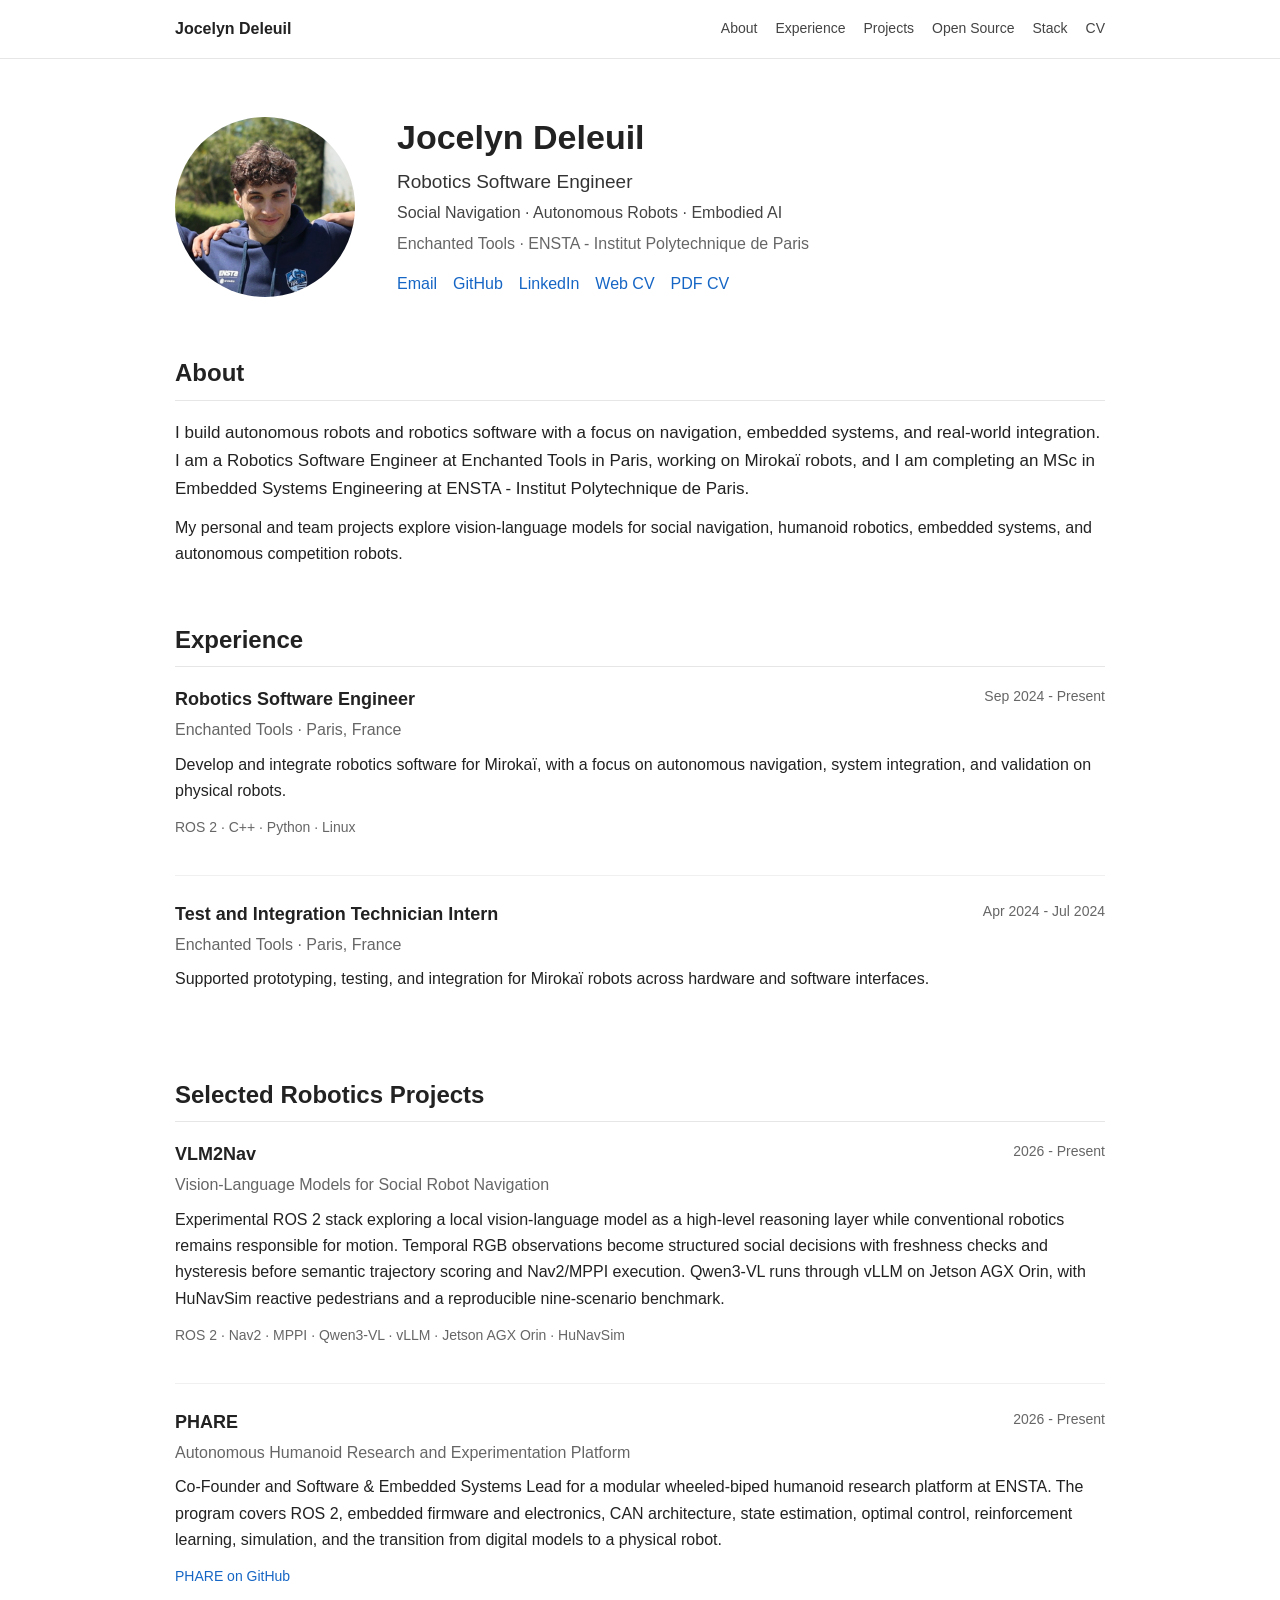
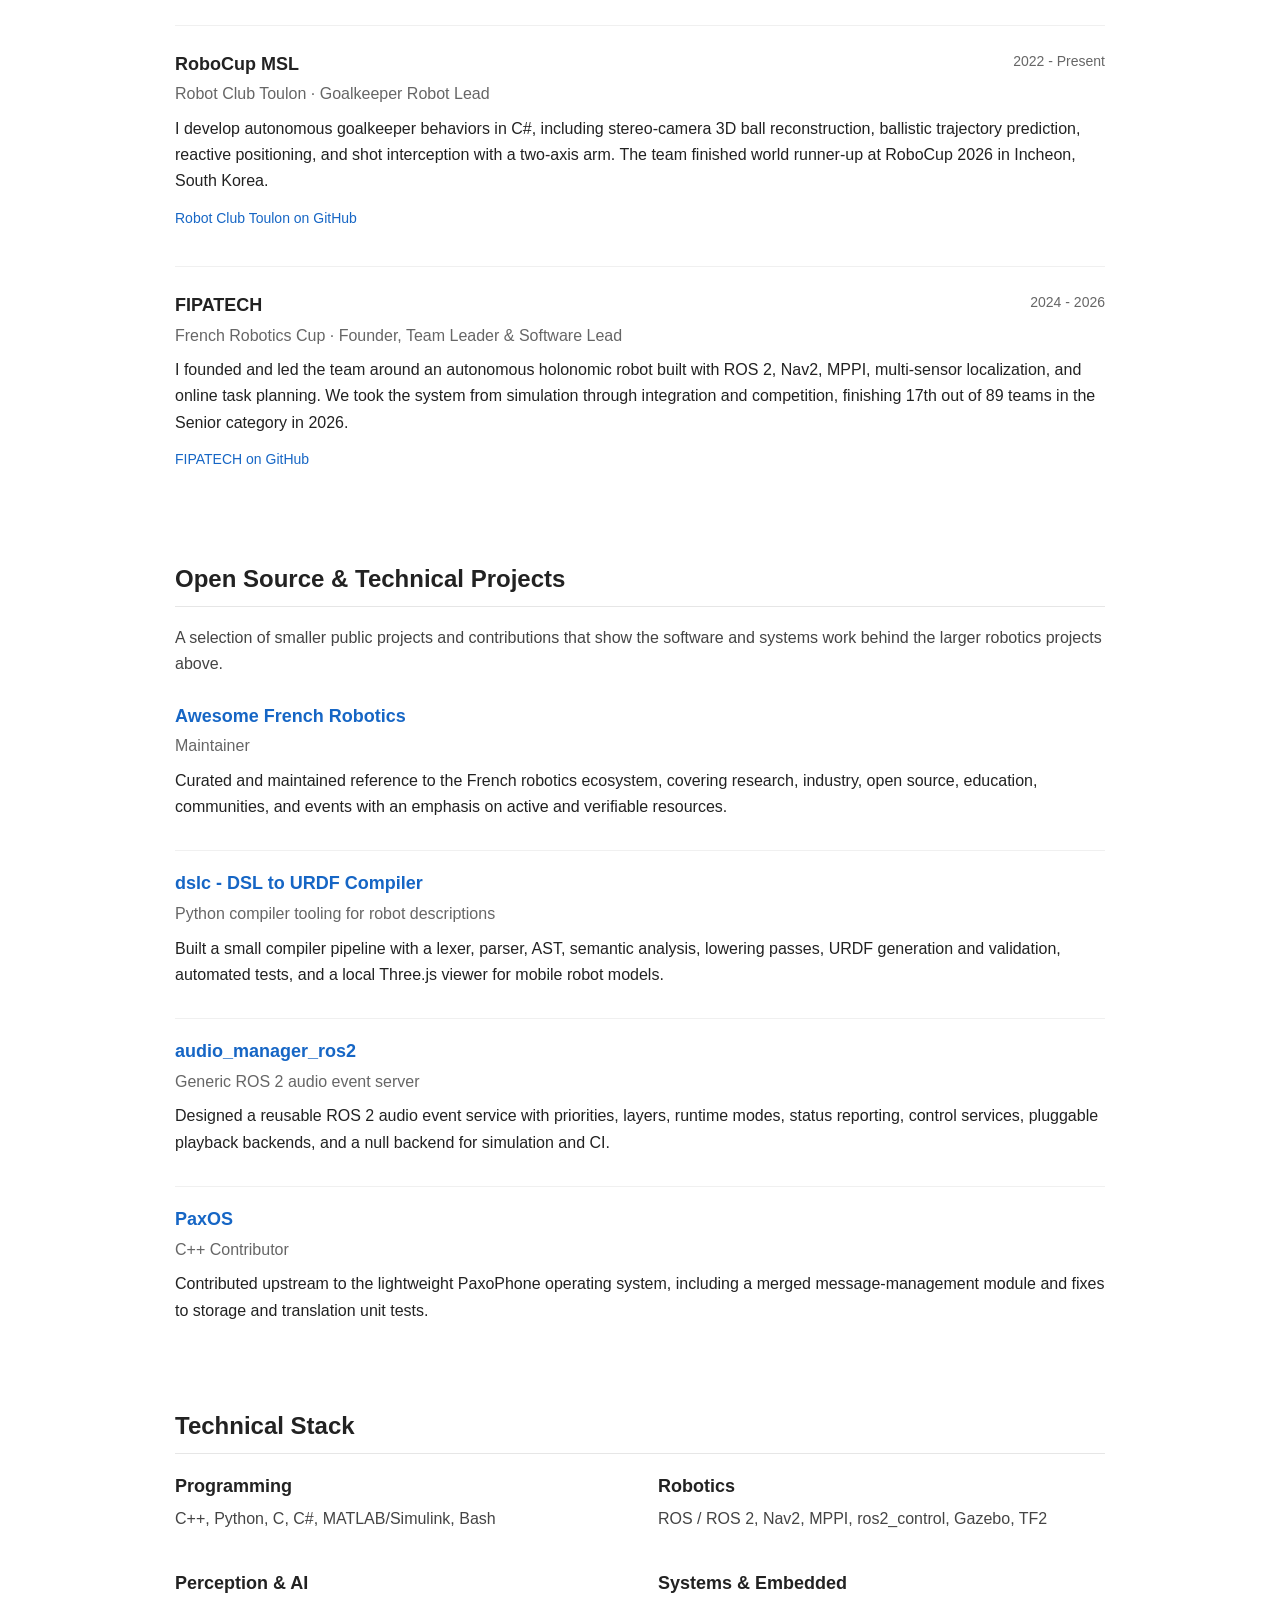
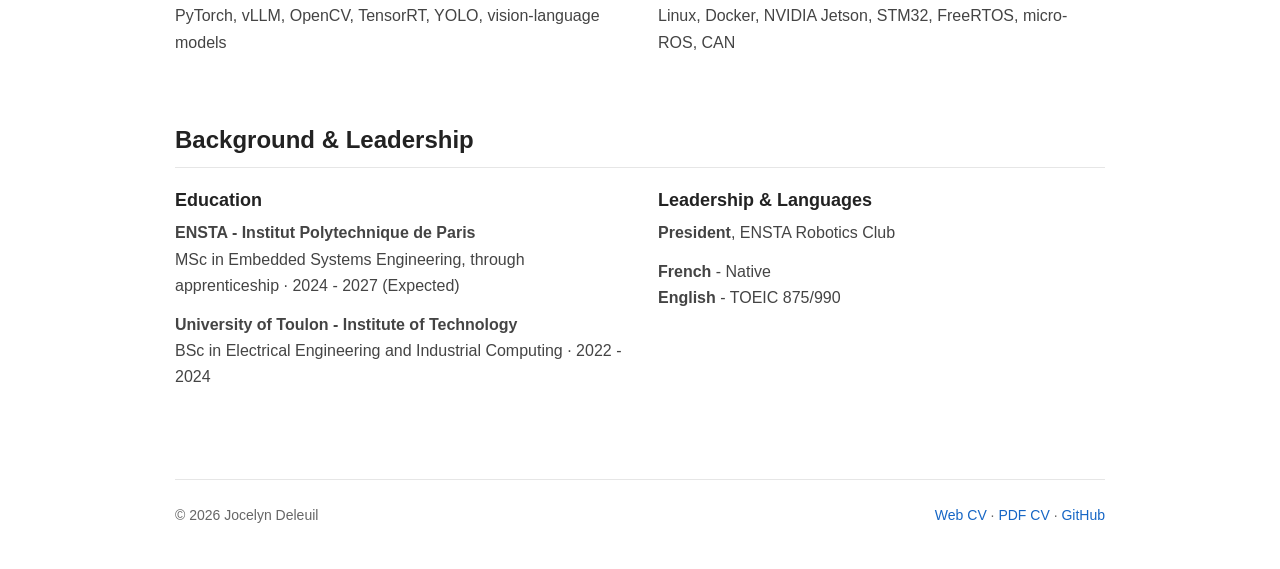
<file: index.html>
<!doctype html>
<html lang="en">
<head>
  <meta charset="utf-8">
  <meta name="viewport" content="width=device-width, initial-scale=1">
  <title>Jocelyn Deleuil | Robotics Software Engineer</title>
  <meta name="description" content="Jocelyn Deleuil is a Robotics Software Engineer and ENSTA student focused on autonomous robots, social navigation, embedded systems, and ROS 2.">
  <link rel="canonical" href="https://www.jocelyn-deleuil.com/">
  <link rel="icon" type="image/png" href="/favicon.png">

  <meta property="og:type" content="profile">
  <meta property="og:title" content="Jocelyn Deleuil | Robotics Software Engineer">
  <meta property="og:description" content="Robotics Software Engineer focused on autonomous robots, social navigation, embedded systems, and ROS 2.">
  <meta property="og:url" content="https://www.jocelyn-deleuil.com/">
  <meta property="og:image" content="https://www.jocelyn-deleuil.com/assets/img/jocelyn-profile.jpg">
  <meta property="og:image:alt" content="Portrait of Jocelyn Deleuil">
  <meta property="profile:first_name" content="Jocelyn">
  <meta property="profile:last_name" content="Deleuil">
  <meta name="twitter:card" content="summary">
  <meta name="twitter:title" content="Jocelyn Deleuil | Robotics Software Engineer">
  <meta name="twitter:description" content="Robotics Software Engineer focused on autonomous robots, social navigation, embedded systems, and ROS 2.">
  <meta name="twitter:image" content="https://www.jocelyn-deleuil.com/assets/img/jocelyn-profile.jpg">

  <script type="application/ld+json">
  {
    "@context": "https://schema.org",
    "@type": "Person",
    "name": "Jocelyn Deleuil",
    "url": "https://www.jocelyn-deleuil.com/",
    "image": "https://www.jocelyn-deleuil.com/assets/img/jocelyn-profile.jpg",
    "jobTitle": "Robotics Software Engineer",
    "worksFor": {
      "@type": "Organization",
      "name": "Enchanted Tools",
      "url": "https://enchanted.tools/"
    },
    "affiliation": {
      "@type": "CollegeOrUniversity",
      "name": "ENSTA - Institut Polytechnique de Paris"
    },
    "sameAs": [
      "https://github.com/lilblueyes",
      "https://www.linkedin.com/in/jocelyn-deleuil/"
    ]
  }
  </script>

  <link rel="stylesheet" href="styles.css">
</head>
<body>
  <a class="skip-link" href="#content">Skip to content</a>

  <header class="topbar">
    <div class="wrap nav">
      <a class="name" href="#top">Jocelyn Deleuil</a>
      <nav aria-label="Primary navigation">
        <a href="#about">About</a>
        <a href="#experience">Experience</a>
        <a href="#projects">Projects</a>
        <a href="#open-source">Open Source</a>
        <a href="#stack">Stack</a>
        <a href="/cv.html">CV</a>
      </nav>
    </div>
  </header>

  <main id="content" class="wrap">
    <section id="top" class="profile" aria-labelledby="profile-name">
      <img class="avatar" src="assets/img/jocelyn-profile.jpg" alt="Portrait of Jocelyn Deleuil" width="180" height="180">
      <div class="profile-text">
        <h1 id="profile-name">Jocelyn Deleuil</h1>
        <p class="role">Robotics Software Engineer</p>
        <p class="focus">Social Navigation · Autonomous Robots · Embodied AI</p>
        <p class="affiliation">Enchanted Tools · ENSTA - Institut Polytechnique de Paris</p>
        <div class="links" aria-label="Profile links">
          <a href="mailto:jocelyn.deleuil@ensta.fr">Email</a>
          <a href="https://github.com/lilblueyes" rel="me">GitHub</a>
          <a href="https://www.linkedin.com/in/jocelyn-deleuil/" rel="me">LinkedIn</a>
          <a href="/cv.html">Web CV</a>
          <a href="/cv.pdf">PDF CV</a>
        </div>
      </div>
    </section>

    <section id="about">
      <h2>About</h2>
      <p class="lead">
        I build autonomous robots and robotics software with a focus on navigation, embedded systems, and real-world integration. I am a Robotics Software Engineer at Enchanted Tools in Paris, working on Mirokaï robots, and I am completing an MSc in Embedded Systems Engineering at ENSTA - Institut Polytechnique de Paris.
      </p>
      <p>
        My personal and team projects explore vision-language models for social navigation, humanoid robotics, embedded systems, and autonomous competition robots.
      </p>
    </section>

    <section id="experience">
      <h2>Experience</h2>

      <article class="item">
        <div class="item-head">
          <div>
            <h3>Robotics Software Engineer</h3>
            <p class="sub">Enchanted Tools · Paris, France</p>
          </div>
          <span class="date">Sep 2024 - Present</span>
        </div>
        <p>
          Develop and integrate robotics software for Mirokaï, with a focus on autonomous navigation, system integration, and validation on physical robots.
        </p>
        <p class="meta">ROS 2 · C++ · Python · Linux</p>
      </article>

      <article class="item compact">
        <div class="item-head">
          <div>
            <h3>Test and Integration Technician Intern</h3>
            <p class="sub">Enchanted Tools · Paris, France</p>
          </div>
          <span class="date">Apr 2024 - Jul 2024</span>
        </div>
        <p>
          Supported prototyping, testing, and integration for Mirokaï robots across hardware and software interfaces.
        </p>
      </article>
    </section>

    <section id="projects">
      <h2>Selected Robotics Projects</h2>

      <article class="item project-item">
        <div class="item-head">
          <div>
            <h3>VLM2Nav</h3>
            <p class="sub">Vision-Language Models for Social Robot Navigation</p>
          </div>
          <span class="date">2026 - Present</span>
        </div>
        <p>
          Experimental ROS 2 stack exploring a local vision-language model as a high-level reasoning layer while conventional robotics remains responsible for motion. Temporal RGB observations become structured social decisions with freshness checks and hysteresis before semantic trajectory scoring and Nav2/MPPI execution. Qwen3-VL runs through vLLM on Jetson AGX Orin, with HuNavSim reactive pedestrians and a reproducible nine-scenario benchmark.
        </p>
        <p class="meta">ROS 2 · Nav2 · MPPI · Qwen3-VL · vLLM · Jetson AGX Orin · HuNavSim</p>
      </article>

      <article class="item project-item">
        <div class="item-head">
          <div>
            <h3>PHARE</h3>
            <p class="sub">Autonomous Humanoid Research and Experimentation Platform</p>
          </div>
          <span class="date">2026 - Present</span>
        </div>
        <p>
          Co-Founder and Software &amp; Embedded Systems Lead for a modular wheeled-biped humanoid research platform at ENSTA. The program covers ROS 2, embedded firmware and electronics, CAN architecture, state estimation, optimal control, reinforcement learning, simulation, and the transition from digital models to a physical robot.
        </p>
        <p class="item-links"><a href="https://github.com/phare-ensta">PHARE on GitHub</a></p>
      </article>

      <article class="item project-item">
        <div class="item-head">
          <div>
            <h3>RoboCup MSL</h3>
            <p class="sub">Robot Club Toulon · Goalkeeper Robot Lead</p>
          </div>
          <span class="date">2022 - Present</span>
        </div>
        <p>
          I develop autonomous goalkeeper behaviors in C#, including stereo-camera 3D ball reconstruction, ballistic trajectory prediction, reactive positioning, and shot interception with a two-axis arm. The team finished world runner-up at RoboCup 2026 in Incheon, South Korea.
        </p>
        <p class="item-links"><a href="https://github.com/robot-club-toulon">Robot Club Toulon on GitHub</a></p>
      </article>

      <article class="item project-item">
        <div class="item-head">
          <div>
            <h3>FIPATECH</h3>
            <p class="sub">French Robotics Cup · Founder, Team Leader &amp; Software Lead</p>
          </div>
          <span class="date">2024 - 2026</span>
        </div>
        <p>
          I founded and led the team around an autonomous holonomic robot built with ROS 2, Nav2, MPPI, multi-sensor localization, and online task planning. We took the system from simulation through integration and competition, finishing 17th out of 89 teams in the Senior category in 2026.
        </p>
        <p class="item-links"><a href="https://github.com/FIPATECH">FIPATECH on GitHub</a></p>
      </article>
    </section>

    <section id="open-source">
      <h2>Open Source &amp; Technical Projects</h2>
      <p class="section-intro">
        A selection of smaller public projects and contributions that show the software and systems work behind the larger robotics projects above.
      </p>

      <article class="item compact">
        <div class="item-head">
          <div>
            <h3><a href="https://github.com/lilblueyes/awesome-french-robotics">Awesome French Robotics</a></h3>
            <p class="sub">Maintainer</p>
          </div>
        </div>
        <p>
          Curated and maintained reference to the French robotics ecosystem, covering research, industry, open source, education, communities, and events with an emphasis on active and verifiable resources.
        </p>
      </article>

      <article class="item compact">
        <div class="item-head">
          <div>
            <h3><a href="https://github.com/lilblueyes/dsl-to-urdf-compiler">dslc - DSL to URDF Compiler</a></h3>
            <p class="sub">Python compiler tooling for robot descriptions</p>
          </div>
        </div>
        <p>
          Built a small compiler pipeline with a lexer, parser, AST, semantic analysis, lowering passes, URDF generation and validation, automated tests, and a local Three.js viewer for mobile robot models.
        </p>
      </article>

      <article class="item compact">
        <div class="item-head">
          <div>
            <h3><a href="https://github.com/lilblueyes/audio_manager_ros2">audio_manager_ros2</a></h3>
            <p class="sub">Generic ROS 2 audio event server</p>
          </div>
        </div>
        <p>
          Designed a reusable ROS 2 audio event service with priorities, layers, runtime modes, status reporting, control services, pluggable playback backends, and a null backend for simulation and CI.
        </p>
      </article>

      <article class="item compact">
        <div class="item-head">
          <div>
            <h3><a href="https://github.com/paxo-phone/PaxOS-9">PaxOS</a></h3>
            <p class="sub">C++ Contributor</p>
          </div>
        </div>
        <p>
          Contributed upstream to the lightweight PaxoPhone operating system, including a merged message-management module and fixes to storage and translation unit tests.
        </p>
      </article>
    </section>

    <section id="stack">
      <h2>Technical Stack</h2>
      <div class="stack-grid">
        <div class="stack-group">
          <h3>Programming</h3>
          <p>C++, Python, C, C#, MATLAB/Simulink, Bash</p>
        </div>
        <div class="stack-group">
          <h3>Robotics</h3>
          <p>ROS / ROS 2, Nav2, MPPI, ros2_control, Gazebo, TF2</p>
        </div>
        <div class="stack-group">
          <h3>Perception &amp; AI</h3>
          <p>PyTorch, vLLM, OpenCV, TensorRT, YOLO, vision-language models</p>
        </div>
        <div class="stack-group">
          <h3>Systems &amp; Embedded</h3>
          <p>Linux, Docker, NVIDIA Jetson, STM32, FreeRTOS, micro-ROS, CAN</p>
        </div>
      </div>
    </section>

    <section id="background">
      <h2>Background &amp; Leadership</h2>
      <div class="background-grid">
        <div>
          <h3>Education</h3>
          <p><strong>ENSTA - Institut Polytechnique de Paris</strong><br>MSc in Embedded Systems Engineering, through apprenticeship · 2024 - 2027 (Expected)</p>
          <p><strong>University of Toulon - Institute of Technology</strong><br>BSc in Electrical Engineering and Industrial Computing · 2022 - 2024</p>
        </div>
        <div>
          <h3>Leadership &amp; Languages</h3>
          <p><strong>President</strong>, ENSTA Robotics Club</p>
          <p><strong>French</strong> - Native<br><strong>English</strong> - TOEIC 875/990</p>
        </div>
      </div>
    </section>
  </main>

  <footer class="wrap footer">
    <span>© 2026 Jocelyn Deleuil</span>
    <span><a href="/cv.html">Web CV</a> · <a href="/cv.pdf">PDF CV</a> · <a href="https://github.com/lilblueyes">GitHub</a></span>
  </footer>
</body>
</html>
</file>
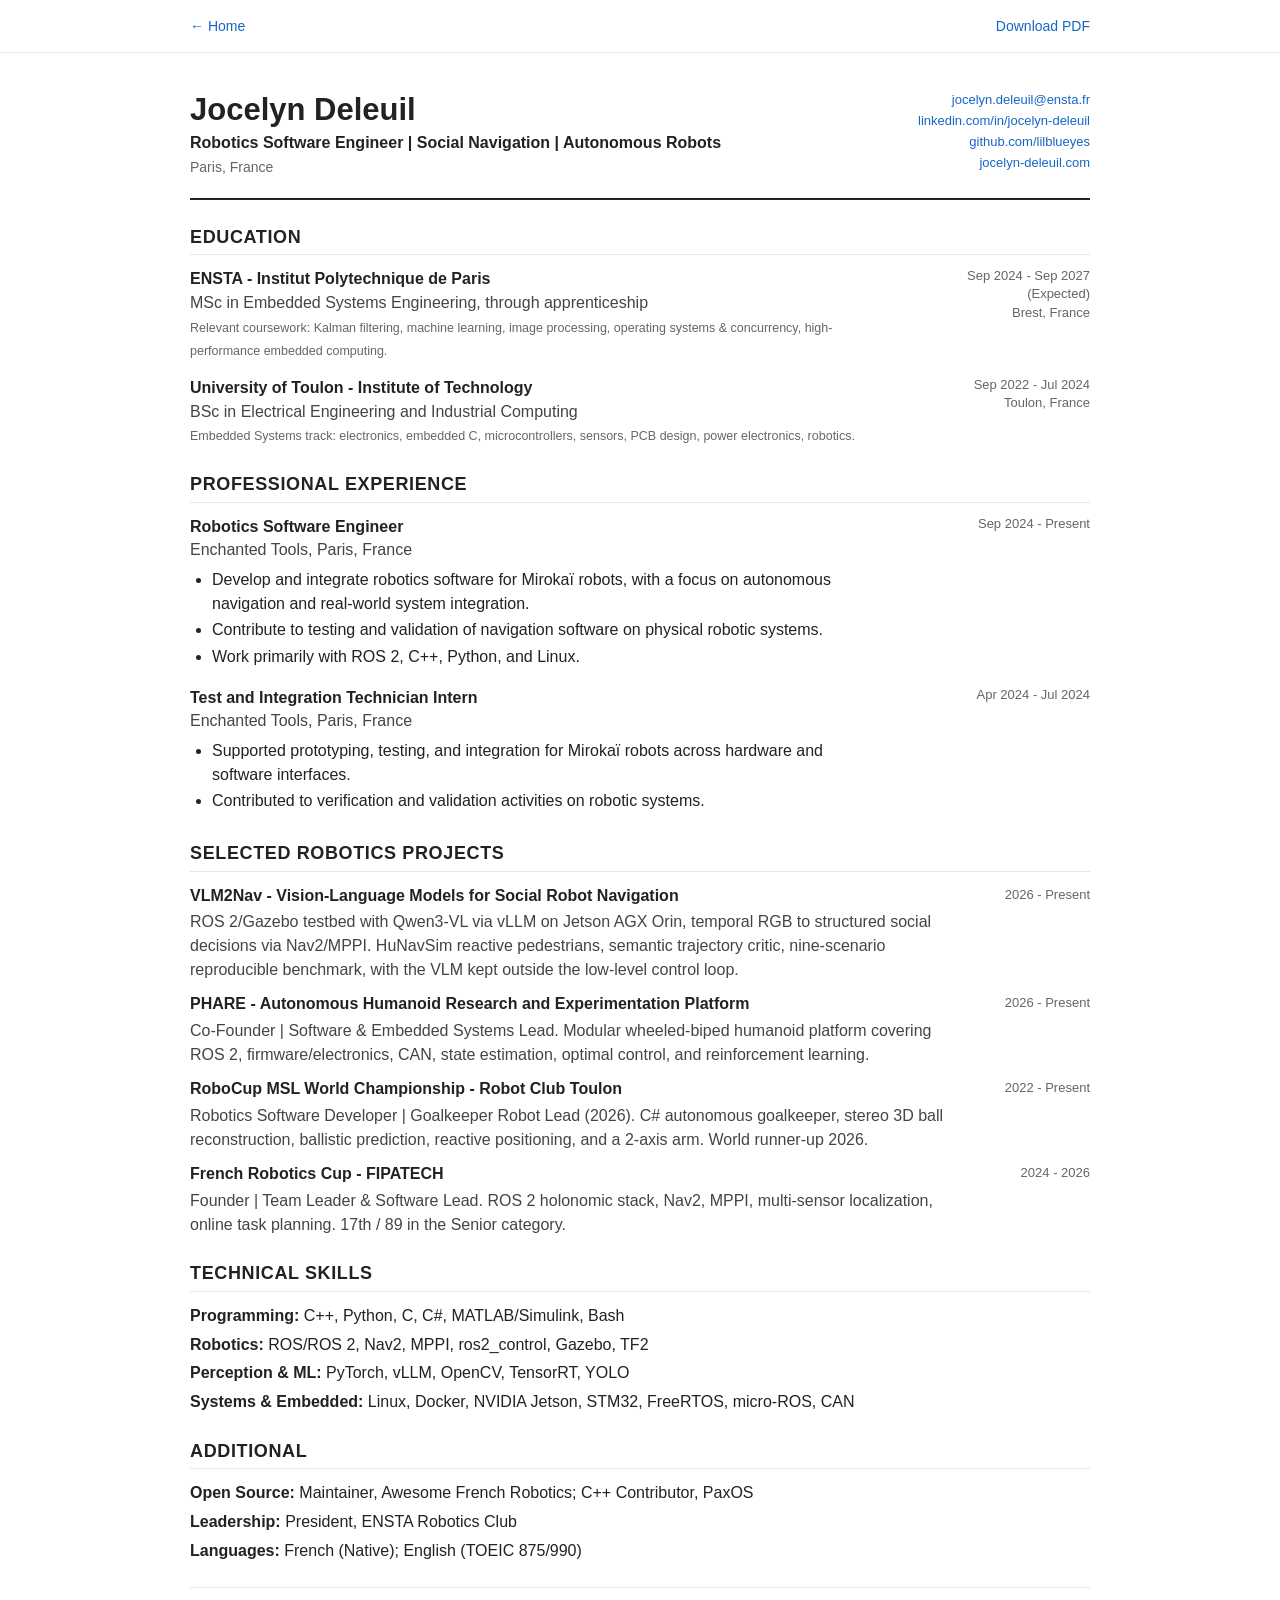
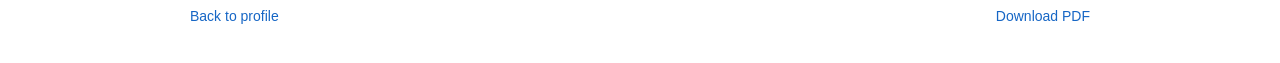
<file: cv.html>
<!doctype html>
<html lang="en">
<head>
  <meta charset="utf-8">
  <meta name="viewport" content="width=device-width, initial-scale=1">
  <title>CV | Jocelyn Deleuil</title>
  <meta name="description" content="Curriculum vitae of Jocelyn Deleuil, Robotics Software Engineer.">
  <link rel="canonical" href="https://www.jocelyn-deleuil.com/cv.html">
  <link rel="icon" type="image/png" href="/favicon.png">
  <meta property="og:title" content="CV | Jocelyn Deleuil">
  <meta property="og:description" content="Curriculum vitae of Jocelyn Deleuil, Robotics Software Engineer.">
  <meta property="og:url" content="https://www.jocelyn-deleuil.com/cv.html">
  <link rel="stylesheet" href="styles.css">
</head>
<body class="cv-page">
  <a class="skip-link" href="#cv-content">Skip to CV</a>

  <header class="cv-topbar no-print">
    <div class="wrap cv-nav">
      <a href="/">← Home</a>
      <a href="/cv.pdf" download>Download PDF</a>
    </div>
  </header>

  <main id="cv-content" class="cv wrap">
    <header class="cv-header">
      <div>
        <h1>Jocelyn Deleuil</h1>
        <p class="cv-role">Robotics Software Engineer | Social Navigation | Autonomous Robots</p>
        <p class="cv-location">Paris, France</p>
      </div>
      <div class="cv-contact">
        <a href="mailto:jocelyn.deleuil@ensta.fr">jocelyn.deleuil@ensta.fr</a>
        <a href="https://www.linkedin.com/in/jocelyn-deleuil/">linkedin.com/in/jocelyn-deleuil</a>
        <a href="https://github.com/lilblueyes">github.com/lilblueyes</a>
        <a href="https://www.jocelyn-deleuil.com/">jocelyn-deleuil.com</a>
      </div>
    </header>

    <section class="cv-section">
      <h2>Education</h2>
      <div class="cv-row">
        <div>
          <strong>ENSTA - Institut Polytechnique de Paris</strong><br>
          <span>MSc in Embedded Systems Engineering, through apprenticeship</span><br>
          <small>Relevant coursework: Kalman filtering, machine learning, image processing, operating systems &amp; concurrency, high-performance embedded computing.</small>
        </div>
        <div>Sep 2024 - Sep 2027 (Expected)<br>Brest, France</div>
      </div>
      <div class="cv-row">
        <div>
          <strong>University of Toulon - Institute of Technology</strong><br>
          <span>BSc in Electrical Engineering and Industrial Computing</span><br>
          <small>Embedded Systems track: electronics, embedded C, microcontrollers, sensors, PCB design, power electronics, robotics.</small>
        </div>
        <div>Sep 2022 - Jul 2024<br>Toulon, France</div>
      </div>
    </section>

    <section class="cv-section">
      <h2>Professional Experience</h2>
      <div class="cv-row cv-row-block">
        <div>
          <strong>Robotics Software Engineer</strong><br>
          <span>Enchanted Tools, Paris, France</span>
          <ul>
            <li>Develop and integrate robotics software for Mirokaï robots, with a focus on autonomous navigation and real-world system integration.</li>
            <li>Contribute to testing and validation of navigation software on physical robotic systems.</li>
            <li>Work primarily with ROS 2, C++, Python, and Linux.</li>
          </ul>
        </div>
        <div>Sep 2024 - Present</div>
      </div>
      <div class="cv-row cv-row-block">
        <div>
          <strong>Test and Integration Technician Intern</strong><br>
          <span>Enchanted Tools, Paris, France</span>
          <ul>
            <li>Supported prototyping, testing, and integration for Mirokaï robots across hardware and software interfaces.</li>
            <li>Contributed to verification and validation activities on robotic systems.</li>
          </ul>
        </div>
        <div>Apr 2024 - Jul 2024</div>
      </div>
    </section>

    <section class="cv-section">
      <h2>Selected Robotics Projects</h2>
      <div class="cv-project">
        <strong>VLM2Nav - Vision-Language Models for Social Robot Navigation</strong>
        <span>2026 - Present</span>
        <p>ROS 2/Gazebo testbed with Qwen3-VL via vLLM on Jetson AGX Orin, temporal RGB to structured social decisions via Nav2/MPPI. HuNavSim reactive pedestrians, semantic trajectory critic, nine-scenario reproducible benchmark, with the VLM kept outside the low-level control loop.</p>
      </div>
      <div class="cv-project">
        <strong>PHARE - Autonomous Humanoid Research and Experimentation Platform</strong>
        <span>2026 - Present</span>
        <p>Co-Founder | Software &amp; Embedded Systems Lead. Modular wheeled-biped humanoid platform covering ROS 2, firmware/electronics, CAN, state estimation, optimal control, and reinforcement learning.</p>
      </div>
      <div class="cv-project">
        <strong>RoboCup MSL World Championship - Robot Club Toulon</strong>
        <span>2022 - Present</span>
        <p>Robotics Software Developer | Goalkeeper Robot Lead (2026). C# autonomous goalkeeper, stereo 3D ball reconstruction, ballistic prediction, reactive positioning, and a 2-axis arm. World runner-up 2026.</p>
      </div>
      <div class="cv-project">
        <strong>French Robotics Cup - FIPATECH</strong>
        <span>2024 - 2026</span>
        <p>Founder | Team Leader &amp; Software Lead. ROS 2 holonomic stack, Nav2, MPPI, multi-sensor localization, online task planning. 17th / 89 in the Senior category.</p>
      </div>
    </section>

    <section class="cv-section">
      <h2>Technical Skills</h2>
      <div class="cv-skills">
        <p><strong>Programming:</strong> C++, Python, C, C#, MATLAB/Simulink, Bash</p>
        <p><strong>Robotics:</strong> ROS/ROS 2, Nav2, MPPI, ros2_control, Gazebo, TF2</p>
        <p><strong>Perception &amp; ML:</strong> PyTorch, vLLM, OpenCV, TensorRT, YOLO</p>
        <p><strong>Systems &amp; Embedded:</strong> Linux, Docker, NVIDIA Jetson, STM32, FreeRTOS, micro-ROS, CAN</p>
      </div>
    </section>

    <section class="cv-section cv-additional">
      <h2>Additional</h2>
      <p><strong>Open Source:</strong> Maintainer, Awesome French Robotics; C++ Contributor, PaxOS</p>
      <p><strong>Leadership:</strong> President, ENSTA Robotics Club</p>
      <p><strong>Languages:</strong> French (Native); English (TOEIC 875/990)</p>
    </section>
  </main>

  <footer class="wrap cv-footer no-print">
    <a href="/">Back to profile</a>
    <a href="/cv.pdf" download>Download PDF</a>
  </footer>
</body>
</html>
</file>
<file: styles.css>
:root {
  --text: #222;
  --muted: #666;
  --border: #e6e6e6;
  --link: #1666c5;
  --max-width: 930px;
}

* { box-sizing: border-box; }
html { scroll-behavior: smooth; }
body {
  margin: 0;
  color: var(--text);
  background: #fff;
  font-family: -apple-system, BlinkMacSystemFont, "Segoe UI", Roboto, Helvetica, Arial, sans-serif;
  font-size: 16px;
  line-height: 1.65;
}

a { color: var(--link); text-decoration: none; }
a:hover { text-decoration: underline; }
a:focus-visible {
  outline: 2px solid var(--link);
  outline-offset: 3px;
  border-radius: 2px;
}

.skip-link {
  position: fixed;
  left: 16px;
  top: 12px;
  z-index: 100;
  padding: 8px 12px;
  background: #fff;
  border: 1px solid var(--border);
  transform: translateY(-200%);
}
.skip-link:focus { transform: translateY(0); }

.wrap {
  width: min(calc(100% - 40px), var(--max-width));
  margin: 0 auto;
}

.topbar {
  border-bottom: 1px solid var(--border);
  background: rgba(255, 255, 255, 0.96);
  position: sticky;
  top: 0;
  z-index: 10;
}

.nav {
  min-height: 58px;
  display: flex;
  align-items: center;
  justify-content: space-between;
  gap: 24px;
}

.name {
  color: var(--text);
  font-weight: 650;
  white-space: nowrap;
}

nav {
  display: flex;
  gap: 18px;
  flex-wrap: wrap;
  justify-content: flex-end;
}
nav a { color: #444; font-size: 14px; }

main { padding: 58px 0 24px; }
section { margin: 0 0 52px; scroll-margin-top: 82px; }

.profile {
  display: grid;
  grid-template-columns: 180px 1fr;
  gap: 42px;
  align-items: center;
  margin-bottom: 56px;
}

.avatar {
  width: 180px;
  height: 180px;
  object-fit: cover;
  border-radius: 50%;
}

h1 {
  font-size: 34px;
  line-height: 1.2;
  margin: 0 0 8px;
  font-weight: 650;
}

.role {
  margin: 0;
  font-size: 19px;
  color: #333;
}

.focus {
  margin: 3px 0 0;
  color: #444;
}

.affiliation {
  margin: 4px 0 0;
  color: var(--muted);
}

.links {
  margin-top: 14px;
  display: flex;
  gap: 16px;
  flex-wrap: wrap;
}

h2 {
  font-size: 24px;
  margin: 0 0 18px;
  font-weight: 650;
  border-bottom: 1px solid var(--border);
  padding-bottom: 7px;
}

h3 {
  font-size: 18px;
  margin: 0;
  font-weight: 650;
}

p { margin: 0 0 12px; }
.lead { font-size: 17px; }
.section-intro { color: #444; margin-bottom: 24px; }

.item {
  padding: 0 0 24px;
  margin: 0 0 24px;
  border-bottom: 1px solid #f0f0f0;
}
.item:last-child { border-bottom: 0; margin-bottom: 0; }
.item.compact { padding-bottom: 18px; margin-bottom: 18px; }

.item-head {
  display: flex;
  justify-content: space-between;
  align-items: flex-start;
  gap: 24px;
  margin-bottom: 8px;
}

.sub {
  color: var(--muted);
  margin: 2px 0 0;
}

.date {
  color: var(--muted);
  white-space: nowrap;
  font-size: 14px;
}

.meta {
  color: var(--muted);
  font-size: 14px;
  margin-top: 8px;
}

.item-links {
  font-size: 14px;
  margin-top: 8px;
}

.stack-grid,
.background-grid {
  display: grid;
  grid-template-columns: repeat(2, minmax(0, 1fr));
  gap: 24px 36px;
}

.stack-group h3,
.background-grid h3 { margin-bottom: 5px; }
.stack-group p,
.background-grid p { color: #444; }

ul {
  margin: 10px 0 0;
  padding-left: 22px;
}
li { margin-bottom: 5px; }

.footer {
  display: flex;
  justify-content: space-between;
  gap: 16px;
  color: var(--muted);
  font-size: 14px;
  padding: 24px 0 42px;
  border-top: 1px solid var(--border);
}

/* CV page */
.cv-page {
  --max-width: 900px;
  line-height: 1.48;
}

.cv-topbar { border-bottom: 1px solid var(--border); }

.cv-nav {
  min-height: 52px;
  display: flex;
  justify-content: space-between;
  align-items: center;
  font-size: 14px;
}

.cv { padding: 38px 0 20px; }

.cv-header {
  display: flex;
  justify-content: space-between;
  align-items: flex-start;
  gap: 32px;
  padding-bottom: 20px;
  border-bottom: 2px solid #222;
}

.cv-header h1 {
  font-size: 31px;
  margin-bottom: 3px;
}

.cv-role {
  margin: 0;
  font-size: 16px;
  font-weight: 600;
}

.cv-location {
  margin: 2px 0 0;
  color: var(--muted);
  font-size: 14px;
}

.cv-contact {
  display: flex;
  flex-direction: column;
  align-items: flex-end;
  gap: 2px;
  font-size: 13px;
  line-height: 1.45;
}

.cv-section { margin: 24px 0 0; }

.cv-section h2 {
  font-size: 18px;
  text-transform: uppercase;
  letter-spacing: .035em;
  margin-bottom: 12px;
  padding-bottom: 4px;
}

.cv-row {
  display: grid;
  grid-template-columns: minmax(0, 1fr) 185px;
  gap: 24px;
  margin-bottom: 14px;
}

.cv-row > div:last-child {
  text-align: right;
  color: var(--muted);
  font-size: 13px;
  line-height: 1.4;
}

.cv-row span { color: #444; }
.cv-row small { color: var(--muted); font-size: 12.5px; line-height: 1.4; }
.cv-row-block ul { margin-top: 6px; }
.cv-row-block li { margin-bottom: 3px; }

.cv-project {
  position: relative;
  padding-right: 130px;
  margin-bottom: 11px;
}

.cv-project > span {
  position: absolute;
  right: 0;
  top: 1px;
  color: var(--muted);
  font-size: 13px;
}

.cv-project p {
  margin: 3px 0 0;
  color: #444;
}

.cv-skills p,
.cv-additional p { margin-bottom: 5px; }

.cv-footer {
  display: flex;
  justify-content: space-between;
  border-top: 1px solid var(--border);
  padding: 18px 0 36px;
  font-size: 14px;
}

@media (max-width: 720px) {
  .wrap { width: min(calc(100% - 28px), var(--max-width)); }
  .nav { align-items: flex-start; flex-direction: column; padding: 13px 0; gap: 8px; }
  nav { gap: 8px 14px; justify-content: flex-start; }
  main { padding-top: 38px; }
  section { scroll-margin-top: 128px; }
  .profile { grid-template-columns: 1fr; gap: 22px; }
  .avatar { width: 145px; height: 145px; }
  .item-head { flex-direction: column; gap: 4px; }
  .date { white-space: normal; }
  .stack-grid,
  .background-grid { grid-template-columns: 1fr; gap: 12px; }
  .footer { flex-direction: column; }

  .cv-header { flex-direction: column; gap: 14px; }
  .cv-contact { align-items: flex-start; }
  .cv-row { grid-template-columns: 1fr; gap: 3px; }
  .cv-row > div:last-child { text-align: left; }
  .cv-project { padding-right: 0; }
  .cv-project > span { position: static; display: block; margin-top: 2px; }
}

@media (prefers-reduced-motion: reduce) {
  html { scroll-behavior: auto; }
}

@media print {
  @page { size: A4; margin: 7mm 9mm; }
  html, body { background: #fff; }
  body { font-size: 9pt; line-height: 1.29; }
  .no-print, .skip-link, .topbar, .footer, .cv-topbar, .cv-footer { display: none !important; }
  .wrap { width: 100%; max-width: none; }
  main, .cv { padding: 0; }

  .cv-header { gap: 18px; padding-bottom: 8px; }
  .cv-header h1 { font-size: 21pt; }
  .cv-role { font-size: 9.8pt; }
  .cv-location, .cv-contact, .cv-row > div:last-child, .cv-project > span { font-size: 8.1pt; }
  .cv-contact { gap: 0; }

  .cv-section { margin-top: 8px; break-inside: auto; }
  .cv-section h2 { font-size: 10.2pt; margin-bottom: 4px; padding-bottom: 1px; }
  .cv-row { grid-template-columns: minmax(0, 1fr) 39mm; gap: 12px; margin-bottom: 4px; break-inside: avoid; }
  .cv-row small { font-size: 7.8pt; }
  .cv-row-block ul { margin: 3px 0 0; padding-left: 14px; }
  .cv-row-block li { margin-bottom: 1px; }
  .cv-project { padding-right: 30mm; margin-bottom: 3px; break-inside: avoid; }
  .cv-project p { margin-top: 1px; }
  .cv-skills p, .cv-additional p { margin-bottom: 2px; }
  a { color: inherit; text-decoration: none; }
}
</file>
